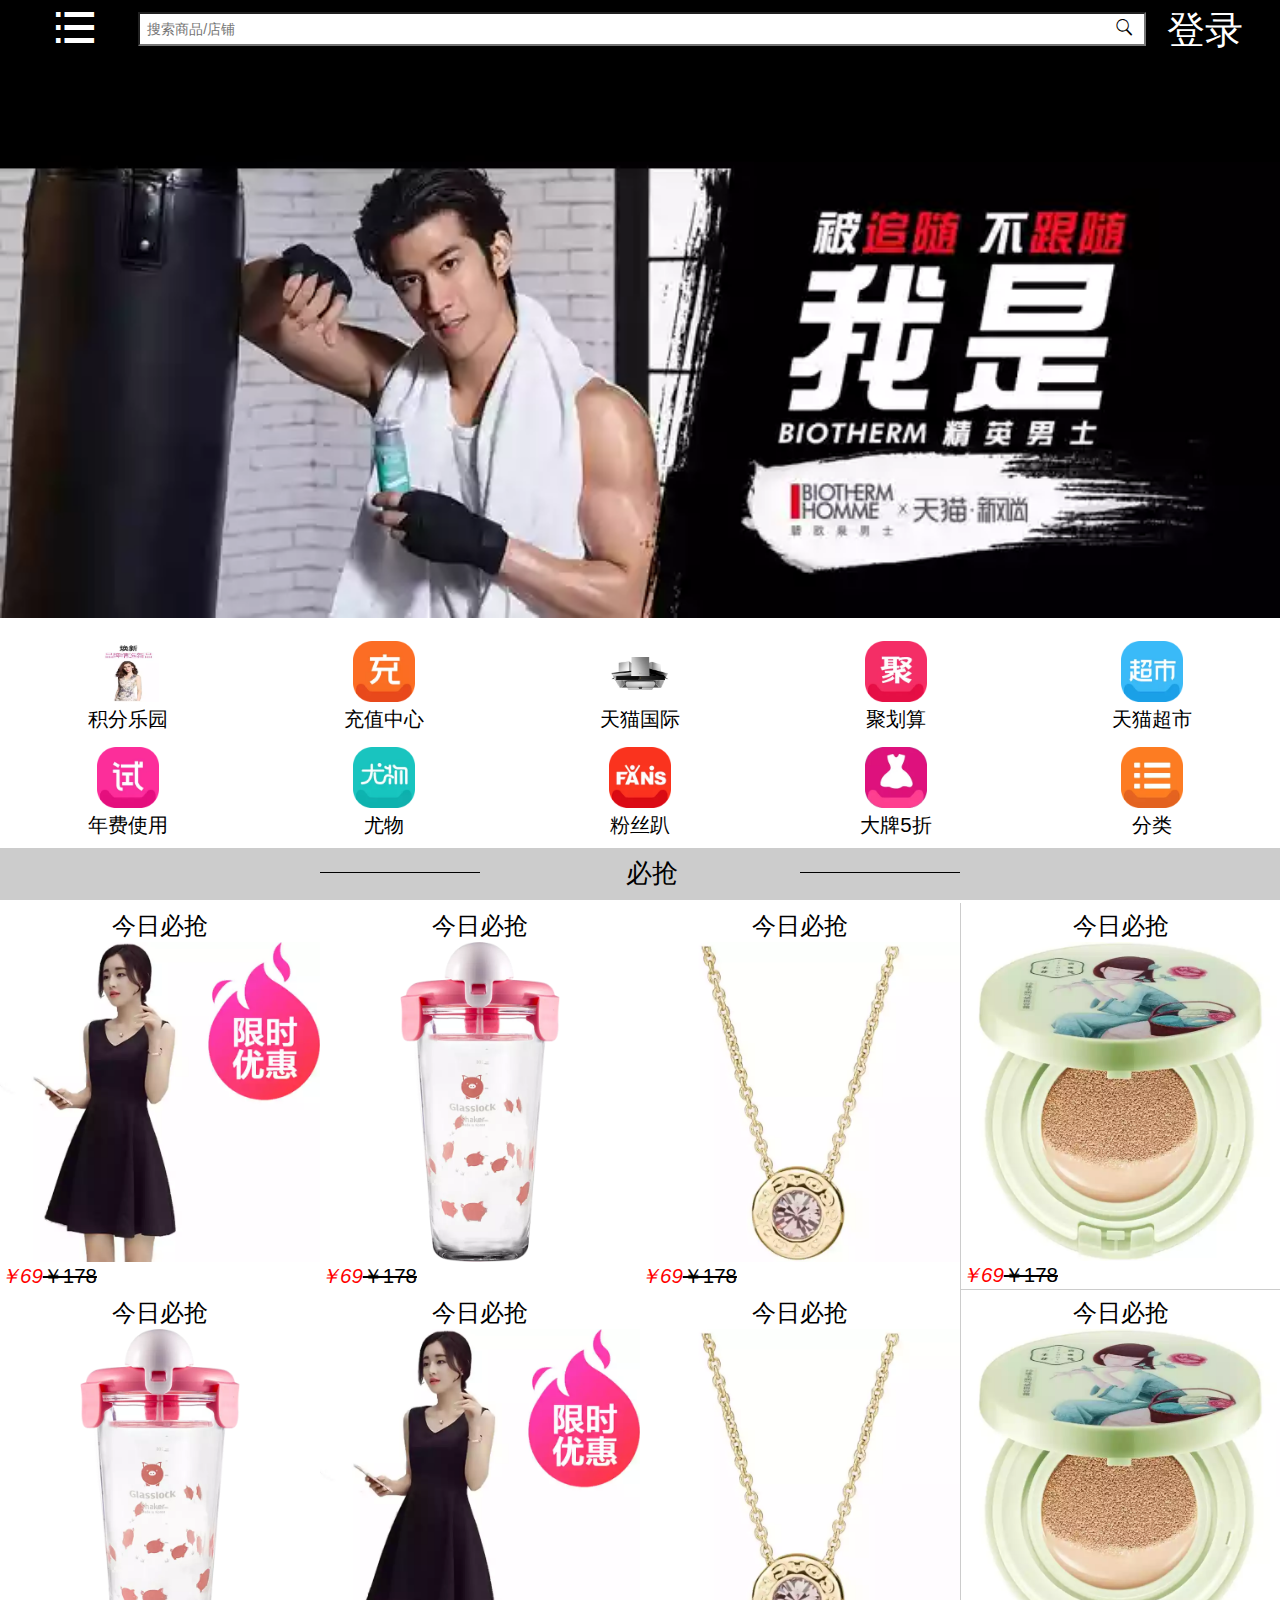
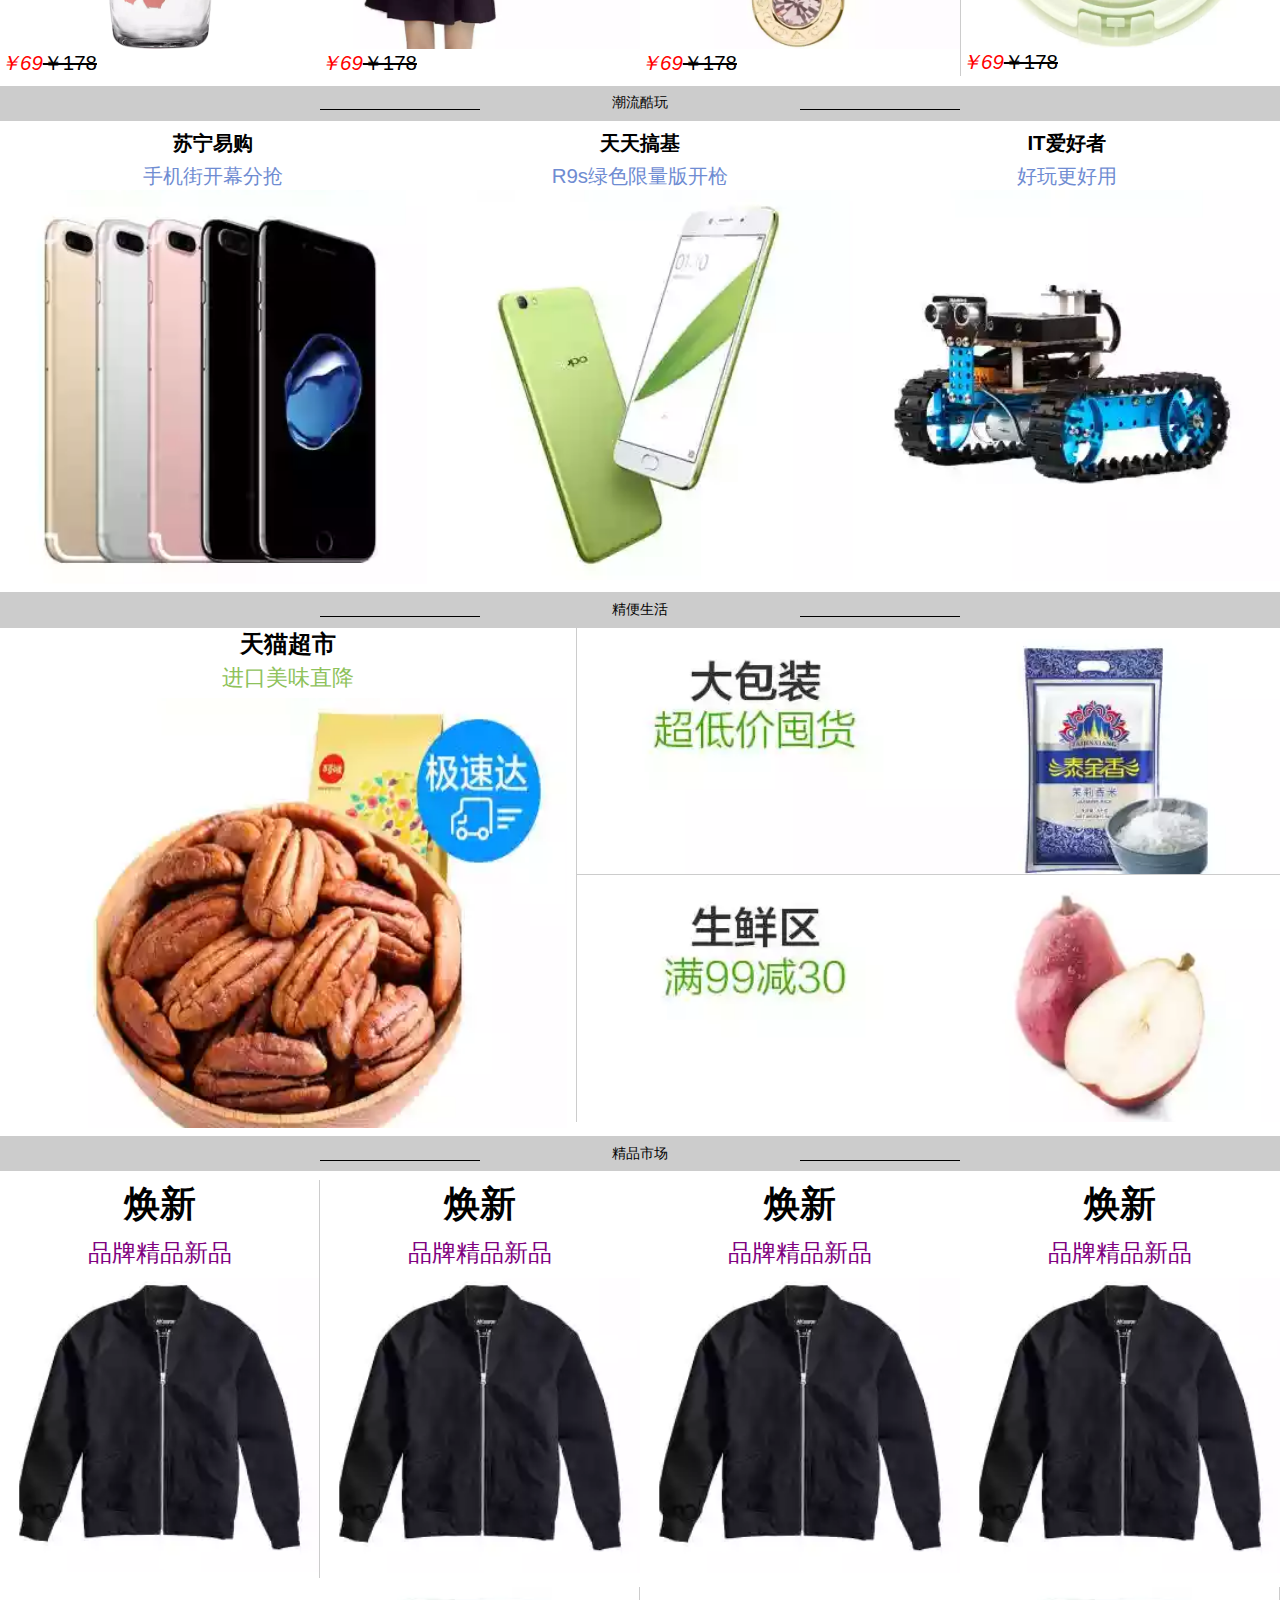
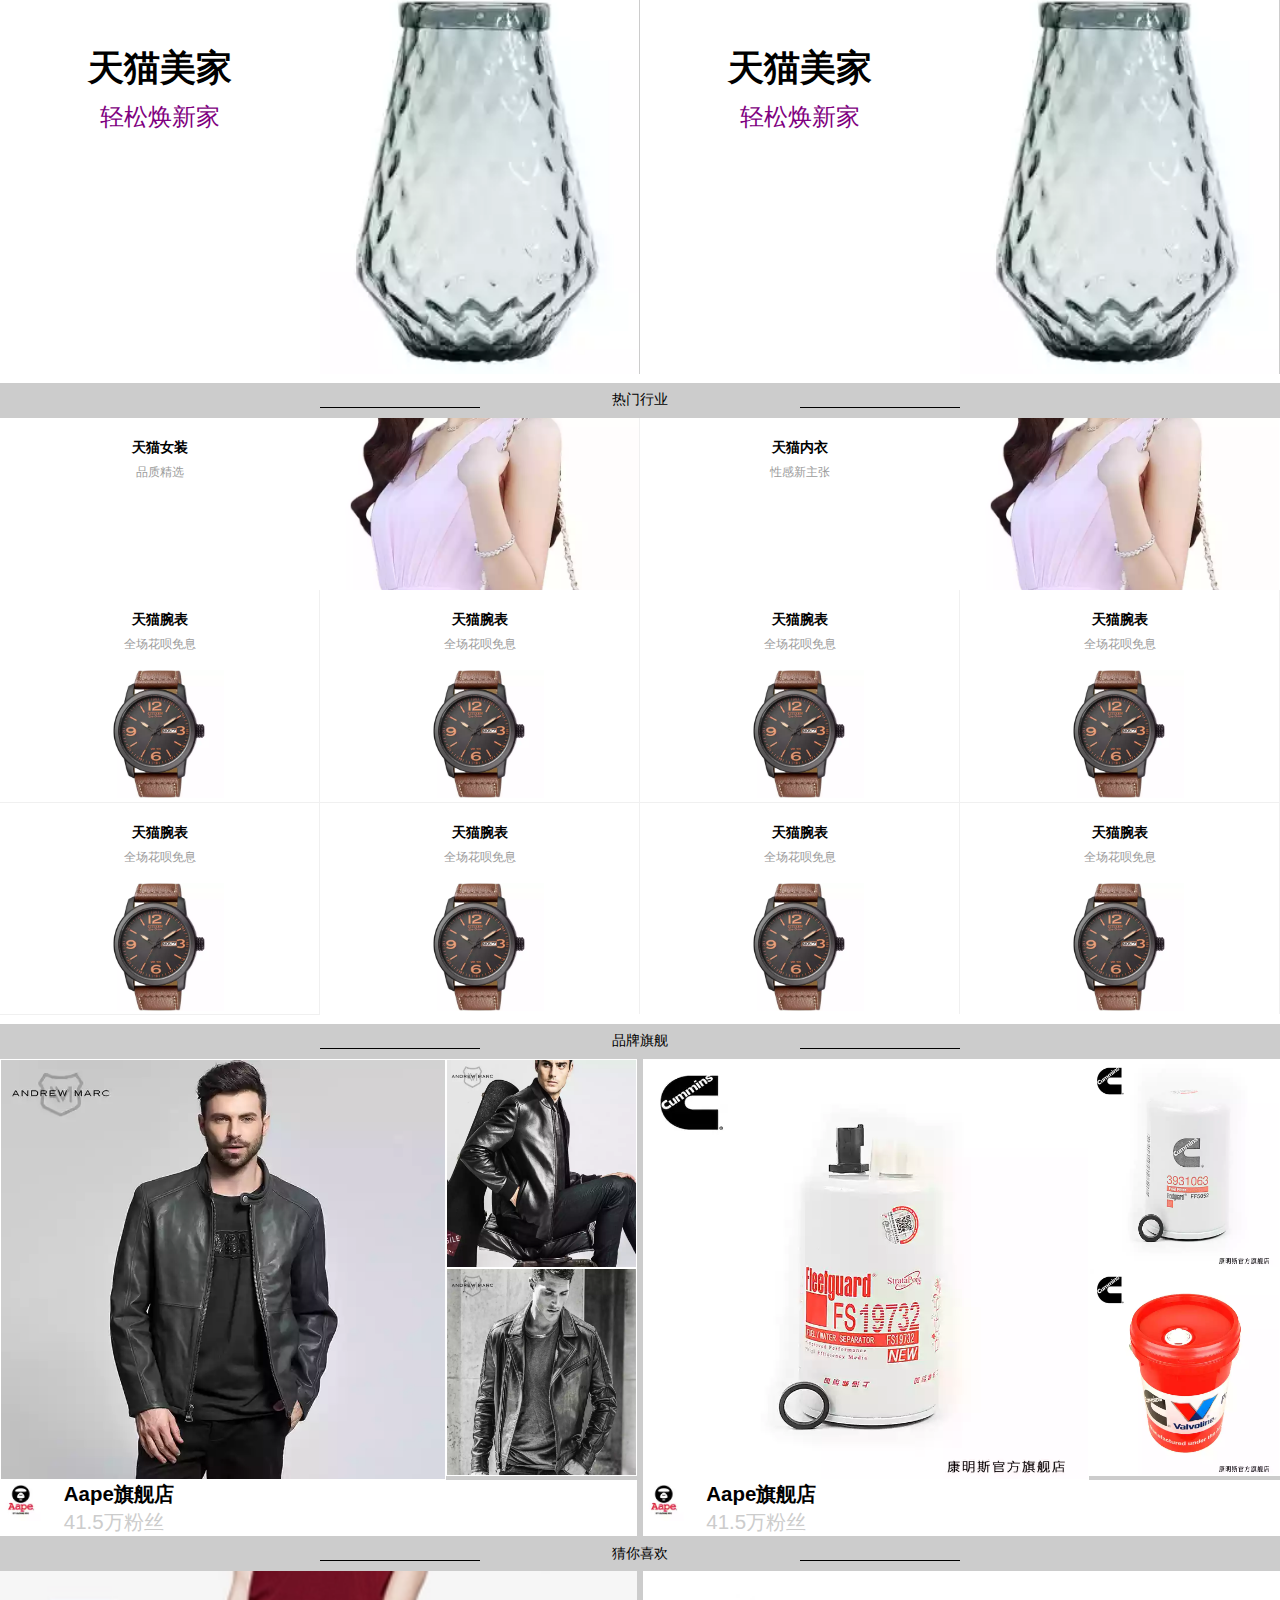
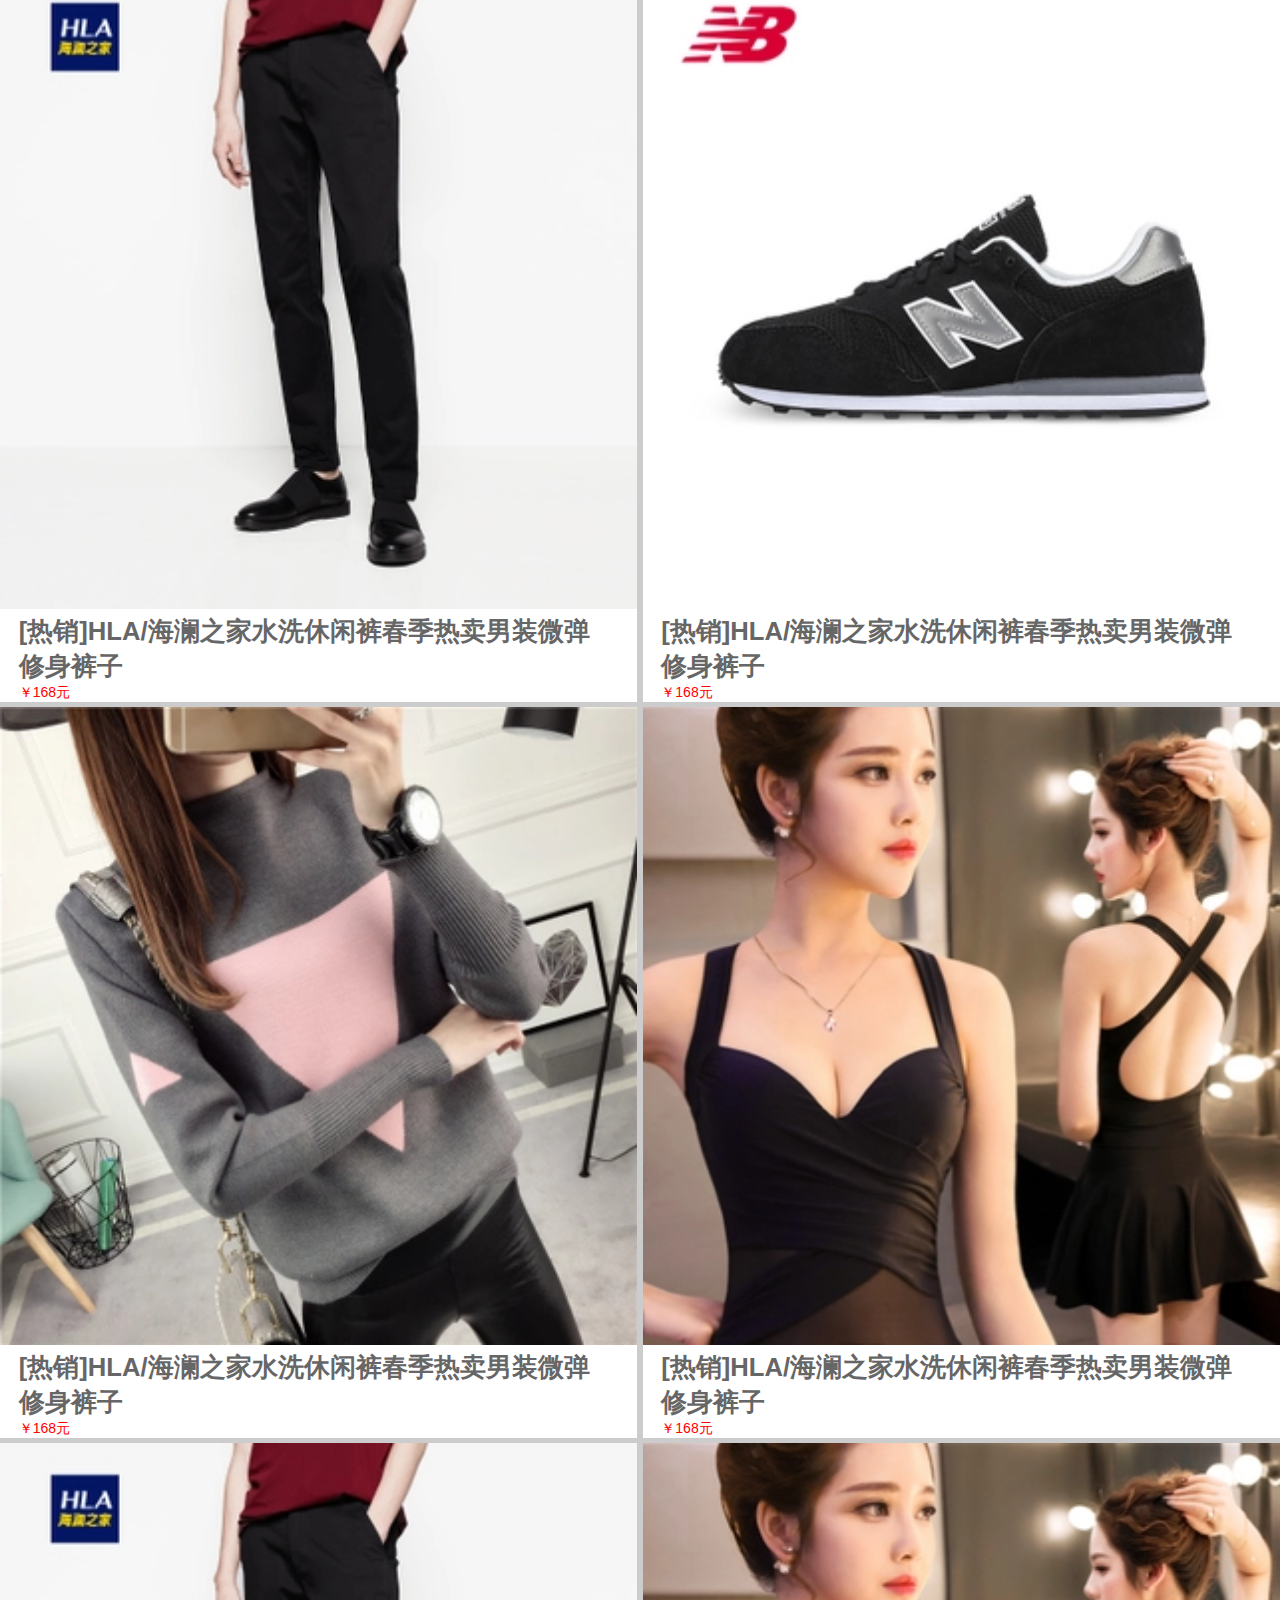
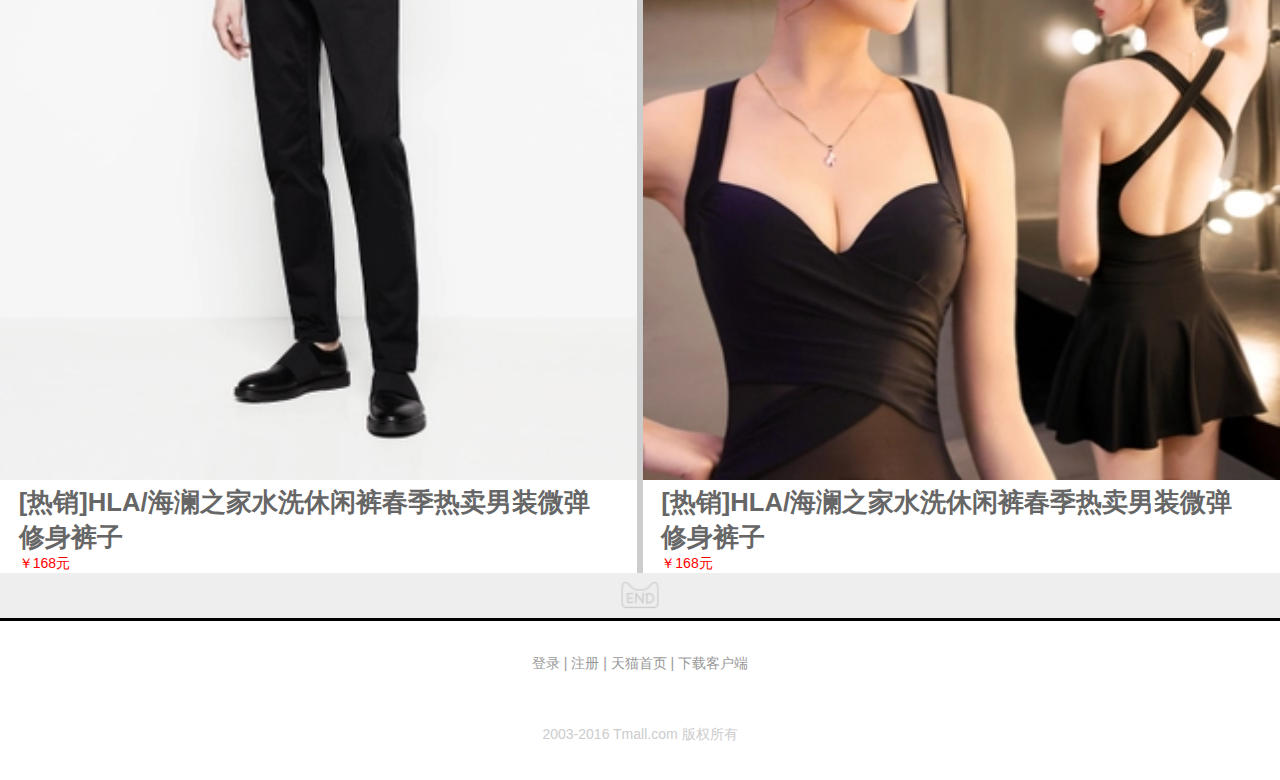
<file: index.html>
<!DOCTYPE html>
<html lang="en">
    <head>
        <meta charset="utf-8">
        <link rel="stylesheet" href="css/yidoongbuju.css">
        <link rel="stylesheet" href="font_rcep6rmvffmndn29/iconfont.css" />
        <meta name="viewport" content="width=device-width,initial-scale=1,minimum-scale=1,maximum-scale=1,user-scalable=no" />
         <meta name="x5-orientation" content="portrait | landscape">
         <meta name="x5-orientation" content="portrait">
         <meta name="x5-fullscreen" content="ture" />
         <meta name="x5-fullscreen" content="yes" >
        <meta name="format-detection" content="telephone=no,email=no" />
        <link rel="stylesheet" href="css/comment.css">
         <script src="js/rem.js"></script>
    </head>
    <body>
    	<div class="bbox">
    	<div class="heater">
    					<i class="iconfont icon-caidan"></i>
    					<input type="name" placeholder="  搜索商品/店铺"/>
    					<i class="iconfont icon-sousuo_sousuo"></i>
    					<span>登录</span>
    					<div class="j"></div>
        </div>
    				
    	<div class="b-box">
    		<img src="img/3.webp" alt="" />
    		<ul>
    			<li><a href="#"></a></li>
    			<li><a href="#"></a></li>
    			<li><a href="#"></a></li>
    			<li><a href="#"></a></li>
    			<li><a href="#"></a></li>
    			<li><a href="#"></a></li>
    		</ul>
    	</div>

      <div class="category">
      	<ul>
      		<li><a href="#"><img src="img/huanxin.webp" alt="" /><span>积分乐园</span> </a></li>
      		<li><a href="#"><img src="img/chong.webp" alt="" /><span>充值中心</span> </a></li>
      		<li><a href="#"><img src="img/c4.jpg" alt="" /><span>天猫国际</span> </a></li>
      		<li><a href="#"><img src="img/ju.webp" alt="" /><span>聚划算</span> </a></li>
      		<li><a href="#"><img src="img/chaoshi.webp" alt="" /><span>天猫超市</span> </a></li>
       		<li><a href="#"><img src="img/shiyong.webp" alt="" /><span>年费使用</span> </a></li>
      		<li><a href="#"><img src="img/youwu.webp" alt="" /><span>尤物</span> </a></li>
      		<li><a href="#"><img src="img/fensipa.webp" alt="" /><span>粉丝趴</span> </a></li>
      		<li><a href="#"><img src="img/dapaiwuzhe.webp" alt="" /><span>大牌5折</span> </a></li>
      		<li><a href="#"><img src="img/fenlei.webp" alt="" /><span>分类</span> </a></li>
      		
      	</ul>
      </div>
              <!--biqiang-->
              <div class="youbox">
              	<ul>
              		<li></li>
              		<li>
              			<i class="confont icon-huo"></i>
              			<span>必抢</span>
              		</li>
              		<li></li>
              	</ul>
              	<ol>
              		<li>
              			<span>今日必抢</span>
              			<img src="img/4.webp" alt="" />
              			<em>￥69</em><p><del>￥178</del></p>
              		</li>
              			<li>
              			<span>今日必抢</span>
              			<img src="img/5.webp" alt="" />
              			<em>￥69</em><p><del>￥178</del></p>
              		</li>
              			<li>
              			<span>今日必抢</span>
              			<img src="img/6.webp" alt="" />
              			<em>￥69</em><p><del>￥178</del></p>
              		</li>
              			<li>
              			<span>今日必抢</span>
              			<img src="img/7.webp" alt="" />
              			<em>￥69</em><p><del>￥178</del></p>
              		</li>
              			<li>
              			<span>今日必抢</span>
              			<img src="img/5.webp" alt="" />
              			<em>￥69</em><p><del>￥178</del></p>
              		</li>
              			<li>
              			<span>今日必抢</span>
              			<img src="img/4.webp" alt="" />
              			<em>￥69</em><p><del>￥178</del></p>
              		</li>
              			<li>
              			<span>今日必抢</span>
              			<img src="img/6.webp" alt="" />
              			<em>￥69</em><p><del>￥178</del></p>
              		</li>
              			<li>
              			<span>今日必抢</span>
              			<img src="img/7.webp" alt="" />
              			<em>￥69</em><p><del>￥178</del></p>
              		</li>
              	</ol>
            	
              </div>
      
      <!--chaoliukuwan-->
      <div class="fen">
      	 	<ul>
              		<li></li>
              		<li>
              			<i class="confont icon-icon-shouji"></i>
              			<span>潮流酷玩</span>
              		</li>
              		<li></li>
              	</ul>
              	<ol>
              		<li>
              			<h2>苏宁易购</h2>
              			<span>手机街开幕分抢</span>
              			<img src="img/9.png" alt="" />
              		</li>
              		<li>
              			<h2>天天搞基</h2>
              			<span>R9s绿色限量版开枪</span>
              			<img src="img/10.png" alt="" />
              		</li>
              		<li>
              			<h2>IT爱好者</h2>
              			<span>好玩更好用</span>
              			<img src="img/11.png" alt="" />
              		</li>
              	</ol>
      </div>
      <!--便捷生活-->
           <div class="fen">
      <ul>
              		<li></li>
              		<li>
              			<i class="confont icon-icon-shouji"></i>
              			<span>精便生活</span>
              		</li>
              		<li></li>
              	</ul>
      </div>
            <div class="bianbox">
            	<ul><li>
            <h2>天猫超市</h2>
            			<span>进口美味直降</span>
            			<div class="imgt"><img src="img/13.png" alt="" /></div>
            			
            		</li>
            	</ul>
            	<ol>
            		<li>
            			<img src="img/14.webp" alt="" />
            		</li>
            		<li>
            			<img src="img/15.webp" alt="" />
            		</li>
            	</ol>
            </div>
      
      
      
      
      
      <div class="fen">
      <ul>
              		<li></li>
              		<li>
              			<i class="confont icon-icon-shouji"></i>
              			<span>精品市场</span>
              		</li>
              		<li></li>
              	</ul>
      </div>
        <div class="bigbox">
        	<ul>
        		<li>
        			<a href="#">
        				<h2>焕新</h2>
        				<span>品牌精品新品</span>
        				<img src="img/1.png" alt="" />
        			</a>
        		</li>
        				<li>
        			<a href="#">
        				<h2>焕新</h2>
        				<span>品牌精品新品</span>
        				<img src="img/1.png" alt="" />
        			</a>
        		</li>
        				<li>
        			<a href="#">
        				<h2>焕新</h2>
        				<span>品牌精品新品</span>
        				<img src="img/1.png" alt="" />
        			</a>
        		</li>
        				<li>
        			<a href="#">
        				<h2>焕新</h2>
        				<span>品牌精品新品</span>
        				<img src="img/1.png" alt="" />
        			</a>
        		</li>
        	</ul>
        	<ol>
        		<li>
        			<a href="#">
        				<h2>天猫美家</h2>
        				<span>轻松焕新家</span>
        				
        			</a>
        			
        			<img src="img/2.png" alt="" />
        		</li>
        		<li>
        			<a href="#">
        				<h2>天猫美家</h2>
        				<span>轻松焕新家</span>
        				
        			</a>
        			
        			<img src="img/2.png" alt="" />
        		</li>
        	</ol>
        </div> 
      
       <div class="fen">
      <ul>
              		<li></li>
              		<li>
              			<i class="confont icon-icon-shouji"></i>
              			<span>热门行业</span>
              		</li>
              		<li></li>
              	</ul>
      </div>
              <div class="bs">
              	<div class="bsleft">
              		<a href="#">
              			<stront>天猫女装</stront>
              			<span>品质精选</span>
              		</a>
              		<div class="le">
              			<img src="img/16.webp" alt="" />
              		</div>
              		
              		
              		
              		
              		
              	</div>
              	<div class="bsright">
              			<a href="#">
              			<strong>天猫内衣</strong>
              			<span>性感新主张</span>
              		</a>
              		<div class="le">
              			<img src="img/16.webp" alt="" />
              		</div>
              		
              		
              	</div>
              </div>
        	 <div class="tianbox">
        	 	<ul>
        	 		<li><a href="#">
        	 				<strong>天猫腕表</strong>
        	 				<span>全场花呗免息</span>
        	 				
        	 			</a>
        	 		<div class="itemim"><img src="img/17.webp" alt="" /></div>
        	 		</li>
        	 		<li><a href="#">
        	 				<strong>天猫腕表</strong>
        	 				<span>全场花呗免息</span>
        	 		
        	 			</a>
        	 		<div class="itemim"><img src="img/17.webp" alt="" /></div></li>
        	 		<li><a href="#">
        	 				<strong>天猫腕表</strong>
        	 				<span>全场花呗免息</span>
        	 			
        	 			</a>
        	 		<div class="itemim"><img src="img/17.webp" alt="" /></div></li>
        	 		<li><a href="#">
        	 				<strong>天猫腕表</strong>
        	 				<span>全场花呗免息</span>
        	 			
        	 			</a>
        	 		<div class="itemim"><img src="img/17.webp" alt="" /></div></li>
        	 		<li><a href="#">
        	 				<strong>天猫腕表</strong>
        	 				<span>全场花呗免息</span>
        	 			
        	 			</a>
        	 		<div class="itemim"><img src="img/17.webp" alt="" /></div></li>
        	 		<li><a href="#">
        	 				<strong>天猫腕表</strong>
        	 				<span>全场花呗免息</span>
        	 			
        	 			</a>
        	 		<div class="itemim"><img src="img/17.webp" alt="" /></div></li>
        	 		<li><a href="#">
        	 				<strong>天猫腕表</strong>
        	 				<span>全场花呗免息</span>
        	 			
        	 			</a>
        	 		<div class="itemim"><img src="img/17.webp" alt="" /></div></li>
        	 		<li><a href="#">
        	 				<strong>天猫腕表</strong>
        	 				<span>全场花呗免息</span>
        	 			
        	 			</a>
        	 		<div class="itemim"><img src="img/17.webp" alt="" /></div></li>
        	 	</ul>
        	 </div>
              
                    <div class="fen">
      <ul>
              		<li></li>
              		<li>
              			<i class="confont icon-icon-shouji"></i>
              			<span>品牌旗舰</span>
              		</li>
              		<li></li>
              	</ul>
      </div>		
              <div class="inner-con">
              	<div class="inner-left">
              		<div class="leftimg"><img src="img/18.webp" alt="" /></div>
              		<div class="rightimg">
              			<img src="img/19.webp" alt="" />
              			<img src="img/20.webp" alt="" />
              			</div>
              <div class="meifu">
              	<div class="imeifu"><img src="img/24.webp" alt="" /></div>
              	<p>
              		<strong>Aape旗舰店</strong><br />
              		<span>41.5万粉丝</span>
              	</p>
              </div>
              	
              		
              	</div>
                <div class="inner-right">
                	<div class="leftimg"><img src="img/21.webp" alt="" /></div>
              		<div class="rightimg">
              			<img src="img/22.webp" alt="" />
              			<img src="img/23.webp" alt="" />
                </div>
              	 <div class="meifu">
              	<div class="imeifu"><img src="img/24.webp" alt="" /></div>
              	<p>
              		<strong>Aape旗舰店</strong><br />
              		<span>41.5万粉丝</span>
              	</p>
              </div>
              	
              	
              	
              </div>		
              		
                              <div class="fen">
      <ul>
              		<li></li>
              		<li>
              			<i class="confont icon-icon-shouji"></i>
              			<span>猜你喜欢</span>
              		</li>
              		<li></li>
              	</ul>
      </div>		
             <div class="itbox">
             	<ul>
             		<li>
             			<img src="img/25.webp" alt="" />
             			<p>
             				<strong>[热销]HLA/海澜之家水洗休闲裤春季热卖男装微弹修身裤子</strong>
             				<br /><span>￥168元</span>
             			</p>
             		</li>
             		<li>
             			<img src="img/26.webp" alt="" />
             			<p>
             				<strong>[热销]HLA/海澜之家水洗休闲裤春季热卖男装微弹修身裤子</strong>
             				<br /><span>￥168元</span>
             			</p>
             		</li>
             
             		<li>
             			<img src="img/27.webp" alt="" />
             			<p>
             				<strong>[热销]HLA/海澜之家水洗休闲裤春季热卖男装微弹修身裤子</strong>
             				<br /><span>￥168元</span>
             			</p>
             		</li>
             		<li>
             			<img src="img/28.webp" alt="" />
             			<p>
             				<strong>[热销]HLA/海澜之家水洗休闲裤春季热卖男装微弹修身裤子</strong>
             				<br /><span>￥168元</span>
             			</p>
             		</li>
                         		<li>
             			<img src="img/25.webp" alt="" />
             			<p>
             				<strong>[热销]HLA/海澜之家水洗休闲裤春季热卖男装微弹修身裤子</strong>
             				<br /><span>￥168元</span>
             			</p>
             		</li>
             		<li>
             			<img src="img/28.webp" alt="" />
             			<p>
             				<strong>[热销]HLA/海澜之家水洗休闲裤春季热卖男装微弹修身裤子</strong>
             				<br /><span>￥168元</span>
             			</p>
             		</li>
             	</ul>
             </div>
               <div class="end">
               	<img src="img/30.png"/>
               </div>
           <footer>
           	<div class="fott">
           		<p> <span>登录   |  注册  |  天猫首页   |  下载客户端 </span> </p>
           		
           	</div>
           	   <div class="zui">
           	   	<p>2003-2016 Tmall.com 版权所有</p>
           	   </div>
           </footer>
      
      
      
      </div>
    </body>
</html>
</file>
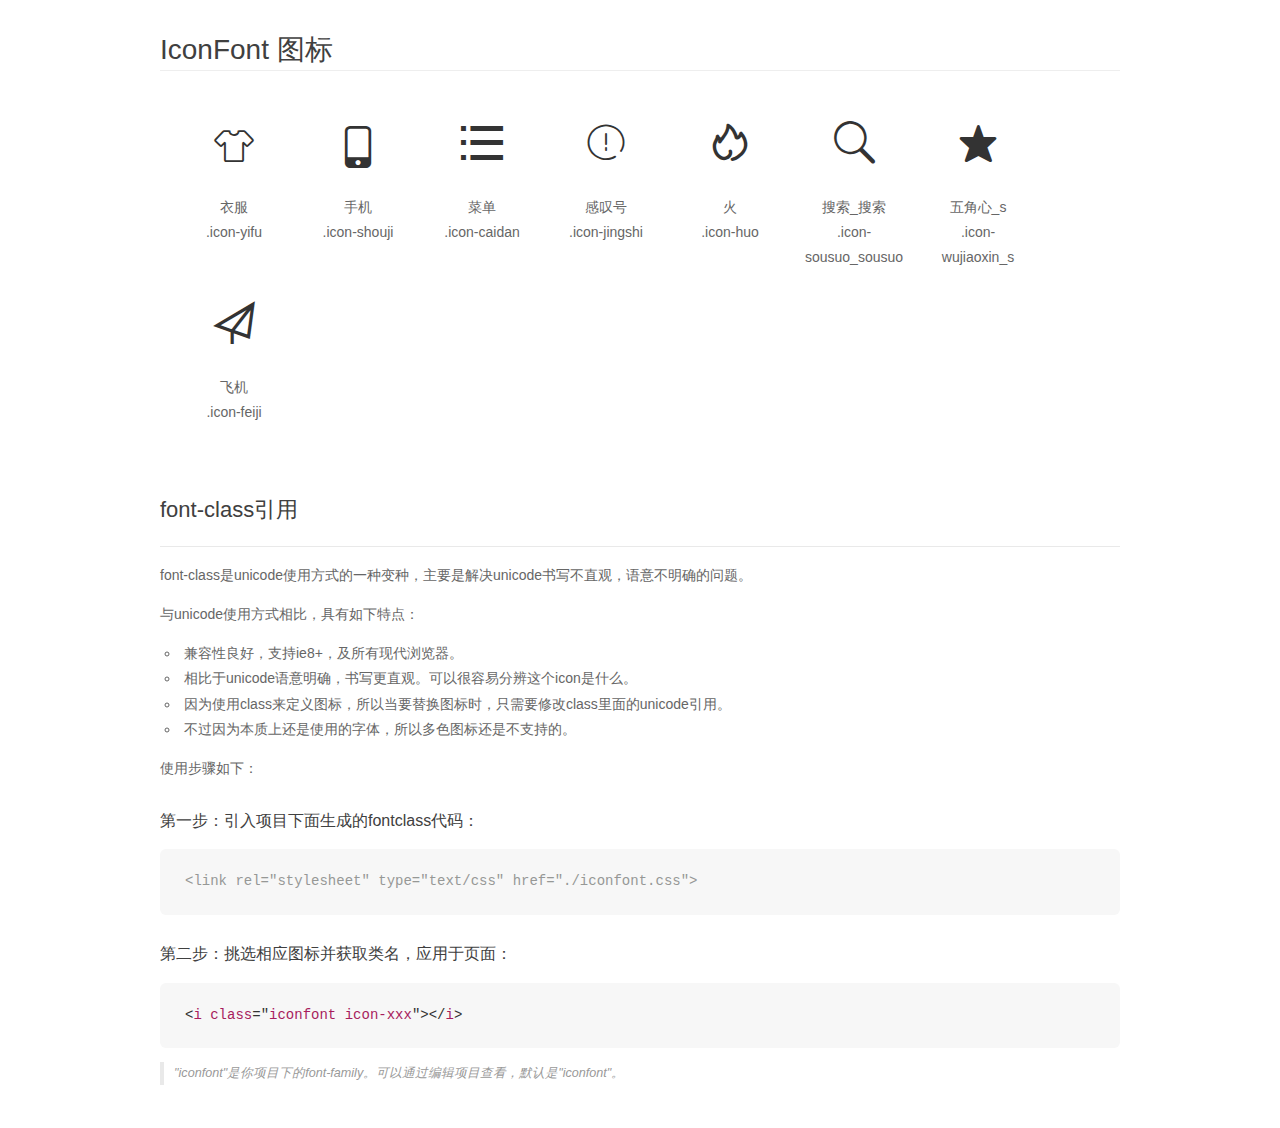
<file: font_rcep6rmvffmndn29/demo_fontclass.html>
<!DOCTYPE html>
<html>
<head>
    <meta charset="utf-8"/>
    <title>IconFont</title>
    <link rel="stylesheet" href="demo.css">
    <link rel="stylesheet" href="iconfont.css">
</head>
<body>
    <div class="main markdown">
        <h1>IconFont 图标</h1>
        <ul class="icon_lists clear">
            
                <li>
                <i class="icon iconfont icon-yifu"></i>
                    <div class="name">衣服</div>
                    <div class="fontclass">.icon-yifu</div>
                </li>
            
                <li>
                <i class="icon iconfont icon-shouji"></i>
                    <div class="name">手机</div>
                    <div class="fontclass">.icon-shouji</div>
                </li>
            
                <li>
                <i class="icon iconfont icon-caidan"></i>
                    <div class="name">菜单</div>
                    <div class="fontclass">.icon-caidan</div>
                </li>
            
                <li>
                <i class="icon iconfont icon-jingshi"></i>
                    <div class="name">感叹号</div>
                    <div class="fontclass">.icon-jingshi</div>
                </li>
            
                <li>
                <i class="icon iconfont icon-huo"></i>
                    <div class="name">火</div>
                    <div class="fontclass">.icon-huo</div>
                </li>
            
                <li>
                <i class="icon iconfont icon-sousuo_sousuo"></i>
                    <div class="name">搜索_搜索</div>
                    <div class="fontclass">.icon-sousuo_sousuo</div>
                </li>
            
                <li>
                <i class="icon iconfont icon-wujiaoxin_s"></i>
                    <div class="name">五角心_s</div>
                    <div class="fontclass">.icon-wujiaoxin_s</div>
                </li>
            
                <li>
                <i class="icon iconfont icon-feiji"></i>
                    <div class="name">飞机</div>
                    <div class="fontclass">.icon-feiji</div>
                </li>
            
        </ul>

        <h2 id="font-class-">font-class引用</h2>
        <hr>

        <p>font-class是unicode使用方式的一种变种，主要是解决unicode书写不直观，语意不明确的问题。</p>
        <p>与unicode使用方式相比，具有如下特点：</p>
        <ul>
        <li>兼容性良好，支持ie8+，及所有现代浏览器。</li>
        <li>相比于unicode语意明确，书写更直观。可以很容易分辨这个icon是什么。</li>
        <li>因为使用class来定义图标，所以当要替换图标时，只需要修改class里面的unicode引用。</li>
        <li>不过因为本质上还是使用的字体，所以多色图标还是不支持的。</li>
        </ul>
        <p>使用步骤如下：</p>
        <h3 id="-fontclass-">第一步：引入项目下面生成的fontclass代码：</h3>


        <pre><code class="lang-js hljs javascript"><span class="hljs-comment">&lt;link rel="stylesheet" type="text/css" href="./iconfont.css"&gt;</span></code></pre>
        <h3 id="-">第二步：挑选相应图标并获取类名，应用于页面：</h3>
        <pre><code class="lang-css hljs">&lt;<span class="hljs-selector-tag">i</span> <span class="hljs-selector-tag">class</span>="<span class="hljs-selector-tag">iconfont</span> <span class="hljs-selector-tag">icon-xxx</span>"&gt;&lt;/<span class="hljs-selector-tag">i</span>&gt;</code></pre>
        <blockquote>
        <p>"iconfont"是你项目下的font-family。可以通过编辑项目查看，默认是"iconfont"。</p>
        </blockquote>
    </div>
</body>
</html>
</file>
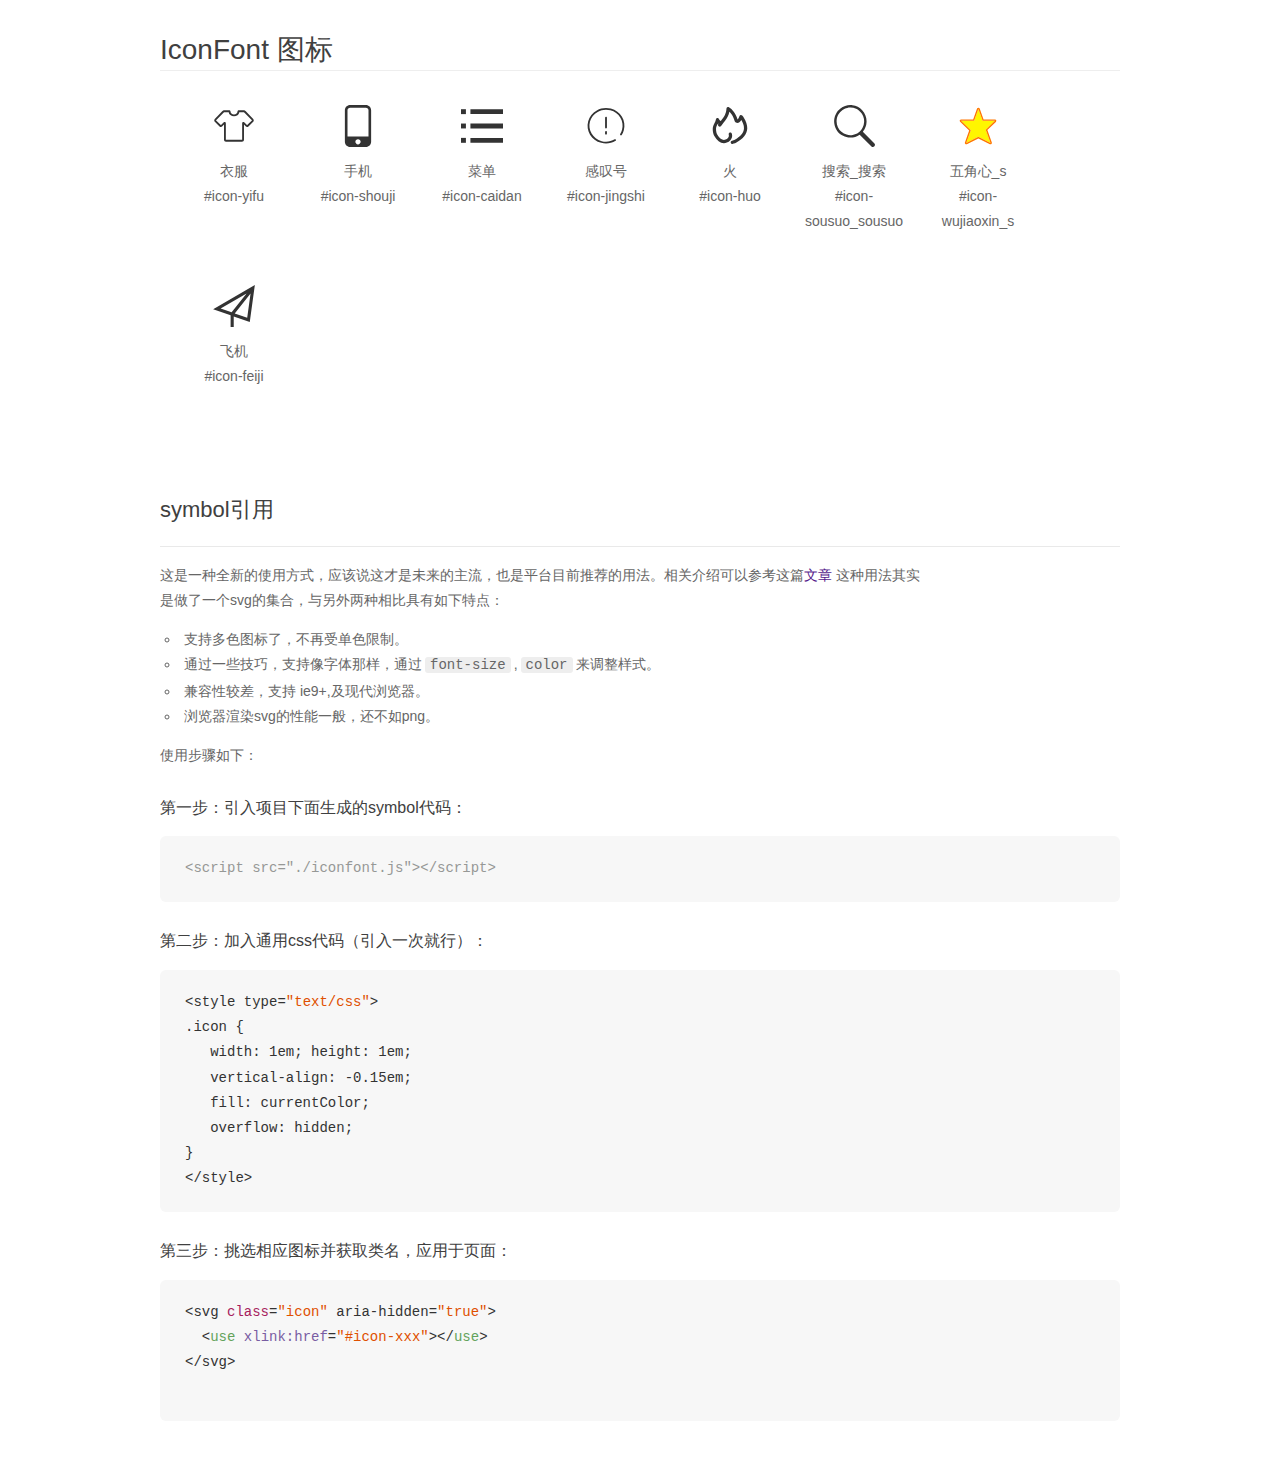
<file: font_rcep6rmvffmndn29/demo_symbol.html>
<!DOCTYPE html>
<html>
<head>
    <meta charset="utf-8"/>
    <title>IconFont</title>
    <link rel="stylesheet" href="demo.css">
    <script src="iconfont.js"></script>

    <style type="text/css">
        .icon {
          /* 通过设置 font-size 来改变图标大小 */
          width: 1em; height: 1em;
          /* 图标和文字相邻时，垂直对齐 */
          vertical-align: -0.15em;
          /* 通过设置 color 来改变 SVG 的颜色/fill */
          fill: currentColor;
          /* path 和 stroke 溢出 viewBox 部分在 IE 下会显示
             normalize.css 中也包含这行 */
          overflow: hidden;
        }

    </style>
</head>
<body>
    <div class="main markdown">
        <h1>IconFont 图标</h1>
        <ul class="icon_lists clear">
            
                <li>
                    <svg class="icon" aria-hidden="true">
                        <use xlink:href="#icon-yifu"></use>
                    </svg>
                    <div class="name">衣服</div>
                    <div class="fontclass">#icon-yifu</div>
                </li>
            
                <li>
                    <svg class="icon" aria-hidden="true">
                        <use xlink:href="#icon-shouji"></use>
                    </svg>
                    <div class="name">手机</div>
                    <div class="fontclass">#icon-shouji</div>
                </li>
            
                <li>
                    <svg class="icon" aria-hidden="true">
                        <use xlink:href="#icon-caidan"></use>
                    </svg>
                    <div class="name">菜单</div>
                    <div class="fontclass">#icon-caidan</div>
                </li>
            
                <li>
                    <svg class="icon" aria-hidden="true">
                        <use xlink:href="#icon-jingshi"></use>
                    </svg>
                    <div class="name">感叹号</div>
                    <div class="fontclass">#icon-jingshi</div>
                </li>
            
                <li>
                    <svg class="icon" aria-hidden="true">
                        <use xlink:href="#icon-huo"></use>
                    </svg>
                    <div class="name">火</div>
                    <div class="fontclass">#icon-huo</div>
                </li>
            
                <li>
                    <svg class="icon" aria-hidden="true">
                        <use xlink:href="#icon-sousuo_sousuo"></use>
                    </svg>
                    <div class="name">搜索_搜索</div>
                    <div class="fontclass">#icon-sousuo_sousuo</div>
                </li>
            
                <li>
                    <svg class="icon" aria-hidden="true">
                        <use xlink:href="#icon-wujiaoxin_s"></use>
                    </svg>
                    <div class="name">五角心_s</div>
                    <div class="fontclass">#icon-wujiaoxin_s</div>
                </li>
            
                <li>
                    <svg class="icon" aria-hidden="true">
                        <use xlink:href="#icon-feiji"></use>
                    </svg>
                    <div class="name">飞机</div>
                    <div class="fontclass">#icon-feiji</div>
                </li>
            
        </ul>


        <h2 id="symbol-">symbol引用</h2>
        <hr>

        <p>这是一种全新的使用方式，应该说这才是未来的主流，也是平台目前推荐的用法。相关介绍可以参考这篇<a href="">文章</a>
        这种用法其实是做了一个svg的集合，与另外两种相比具有如下特点：</p>
        <ul>
          <li>支持多色图标了，不再受单色限制。</li>
          <li>通过一些技巧，支持像字体那样，通过<code>font-size</code>,<code>color</code>来调整样式。</li>
          <li>兼容性较差，支持 ie9+,及现代浏览器。</li>
          <li>浏览器渲染svg的性能一般，还不如png。</li>
        </ul>
        <p>使用步骤如下：</p>
        <h3 id="-symbol-">第一步：引入项目下面生成的symbol代码：</h3>
        <pre><code class="lang-js hljs javascript"><span class="hljs-comment">&lt;script src="./iconfont.js"&gt;&lt;/script&gt;</span></code></pre>
        <h3 id="-css-">第二步：加入通用css代码（引入一次就行）：</h3>
        <pre><code class="lang-js hljs javascript">&lt;style type=<span class="hljs-string">"text/css"</span>&gt;
.icon {
   width: <span class="hljs-number">1</span>em; height: <span class="hljs-number">1</span>em;
   vertical-align: <span class="hljs-number">-0.15</span>em;
   fill: currentColor;
   overflow: hidden;
}
&lt;<span class="hljs-regexp">/style&gt;</span></code></pre>
        <h3 id="-">第三步：挑选相应图标并获取类名，应用于页面：</h3>
        <pre><code class="lang-js hljs javascript">&lt;svg <span class="hljs-class"><span class="hljs-keyword">class</span></span>=<span class="hljs-string">"icon"</span> aria-hidden=<span class="hljs-string">"true"</span>&gt;<span class="xml"><span class="hljs-tag">
  &lt;<span class="hljs-name">use</span> <span class="hljs-attr">xlink:href</span>=<span class="hljs-string">"#icon-xxx"</span>&gt;</span><span class="hljs-tag">&lt;/<span class="hljs-name">use</span>&gt;</span>
</span>&lt;<span class="hljs-regexp">/svg&gt;
        </span></code></pre>
    </div>
</body>
</html>
</file>
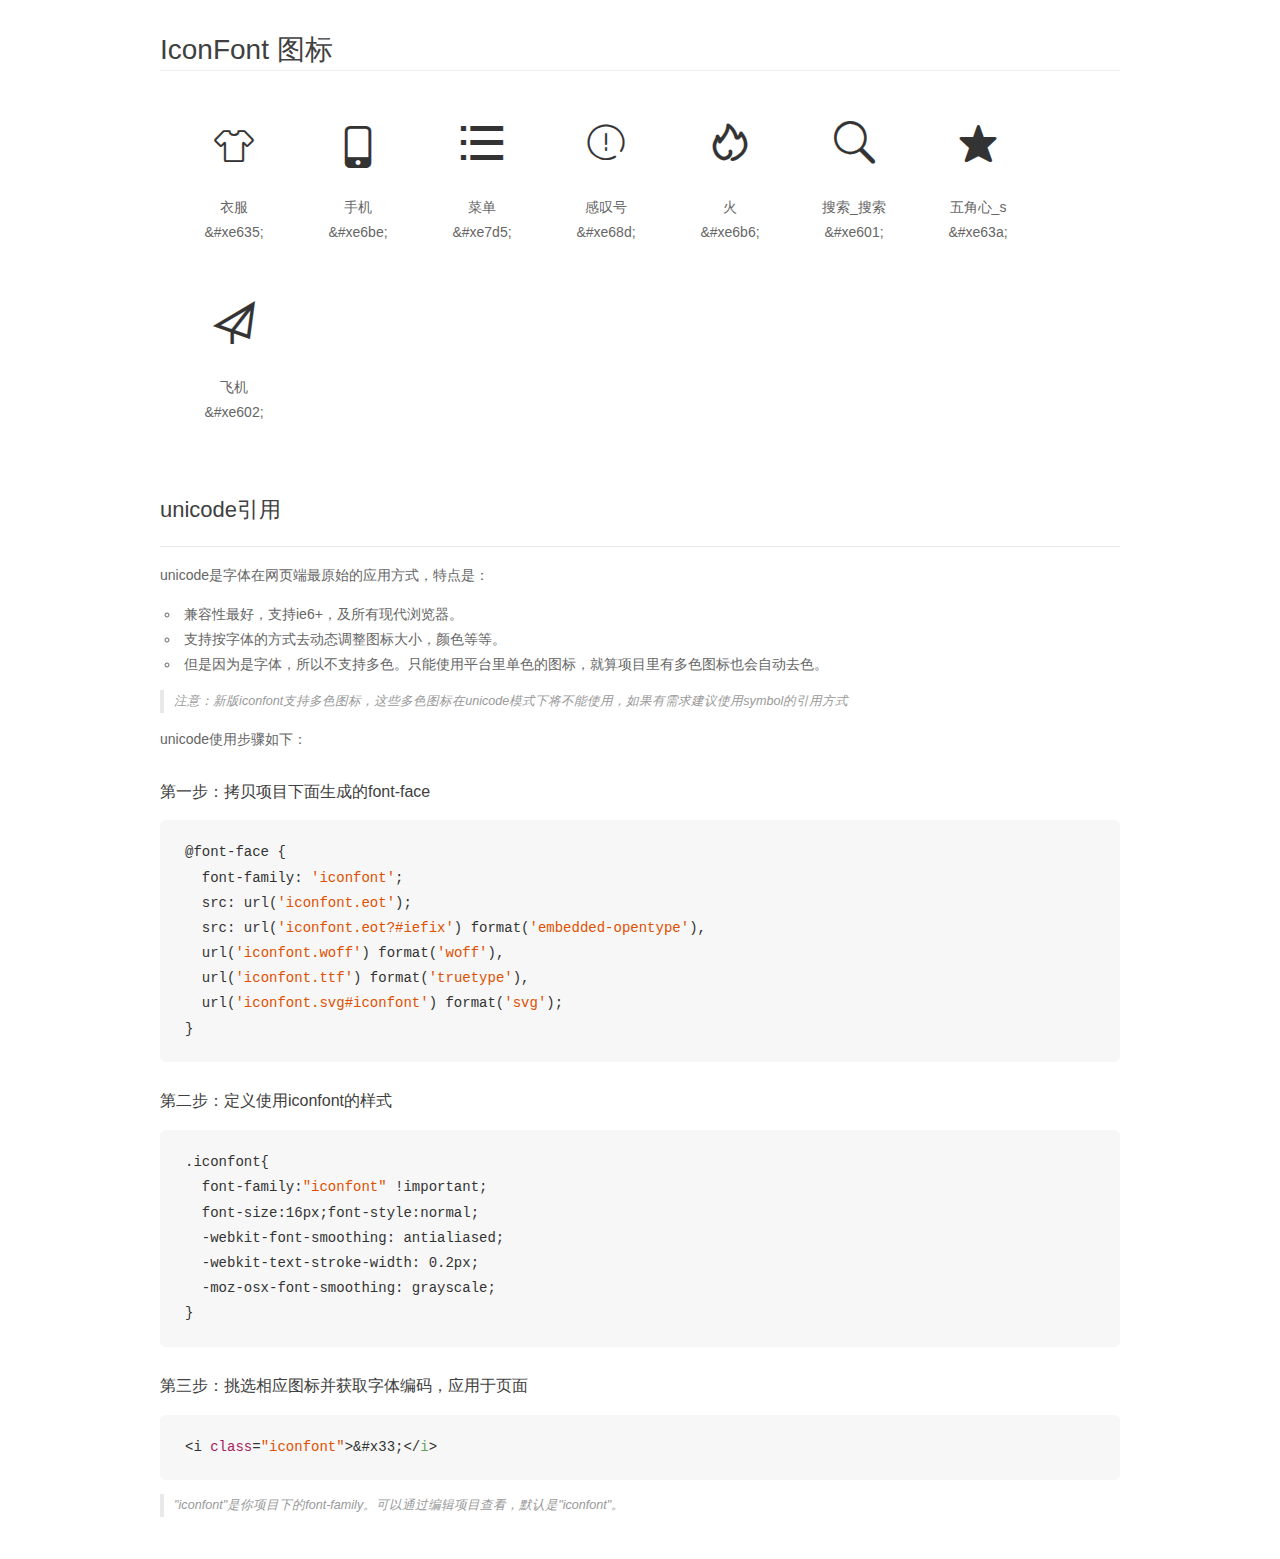
<file: font_rcep6rmvffmndn29/demo_unicode.html>
<!DOCTYPE html>
<html>
<head>
    <meta charset="utf-8"/>
    <title>IconFont</title>
    <link rel="stylesheet" href="demo.css">

    <style type="text/css">

        @font-face {font-family: "iconfont";
          src: url('iconfont.eot'); /* IE9*/
          src: url('iconfont.eot#iefix') format('embedded-opentype'), /* IE6-IE8 */
          url('iconfont.woff') format('woff'), /* chrome, firefox */
          url('iconfont.ttf') format('truetype'), /* chrome, firefox, opera, Safari, Android, iOS 4.2+*/
          url('iconfont.svg#iconfont') format('svg'); /* iOS 4.1- */
        }

        .iconfont {
          font-family:"iconfont" !important;
          font-size:16px;
          font-style:normal;
          -webkit-font-smoothing: antialiased;
          -webkit-text-stroke-width: 0.2px;
          -moz-osx-font-smoothing: grayscale;
        }

    </style>
</head>
<body>
    <div class="main markdown">
        <h1>IconFont 图标</h1>
        <ul class="icon_lists clear">
            
                <li>
                <i class="icon iconfont">&#xe635;</i>
                    <div class="name">衣服</div>
                    <div class="code">&amp;#xe635;</div>
                </li>
            
                <li>
                <i class="icon iconfont">&#xe6be;</i>
                    <div class="name">手机</div>
                    <div class="code">&amp;#xe6be;</div>
                </li>
            
                <li>
                <i class="icon iconfont">&#xe7d5;</i>
                    <div class="name">菜单</div>
                    <div class="code">&amp;#xe7d5;</div>
                </li>
            
                <li>
                <i class="icon iconfont">&#xe68d;</i>
                    <div class="name">感叹号</div>
                    <div class="code">&amp;#xe68d;</div>
                </li>
            
                <li>
                <i class="icon iconfont">&#xe6b6;</i>
                    <div class="name">火</div>
                    <div class="code">&amp;#xe6b6;</div>
                </li>
            
                <li>
                <i class="icon iconfont">&#xe601;</i>
                    <div class="name">搜索_搜索</div>
                    <div class="code">&amp;#xe601;</div>
                </li>
            
                <li>
                <i class="icon iconfont">&#xe63a;</i>
                    <div class="name">五角心_s</div>
                    <div class="code">&amp;#xe63a;</div>
                </li>
            
                <li>
                <i class="icon iconfont">&#xe602;</i>
                    <div class="name">飞机</div>
                    <div class="code">&amp;#xe602;</div>
                </li>
            
        </ul>
        <h2 id="unicode-">unicode引用</h2>
        <hr>

        <p>unicode是字体在网页端最原始的应用方式，特点是：</p>
        <ul>
        <li>兼容性最好，支持ie6+，及所有现代浏览器。</li>
        <li>支持按字体的方式去动态调整图标大小，颜色等等。</li>
        <li>但是因为是字体，所以不支持多色。只能使用平台里单色的图标，就算项目里有多色图标也会自动去色。</li>
        </ul>
        <blockquote>
        <p>注意：新版iconfont支持多色图标，这些多色图标在unicode模式下将不能使用，如果有需求建议使用symbol的引用方式</p>
        </blockquote>
        <p>unicode使用步骤如下：</p>
        <h3 id="-font-face">第一步：拷贝项目下面生成的font-face</h3>
        <pre><code class="lang-js hljs javascript">@font-face {
  font-family: <span class="hljs-string">'iconfont'</span>;
  src: url(<span class="hljs-string">'iconfont.eot'</span>);
  src: url(<span class="hljs-string">'iconfont.eot?#iefix'</span>) format(<span class="hljs-string">'embedded-opentype'</span>),
  url(<span class="hljs-string">'iconfont.woff'</span>) format(<span class="hljs-string">'woff'</span>),
  url(<span class="hljs-string">'iconfont.ttf'</span>) format(<span class="hljs-string">'truetype'</span>),
  url(<span class="hljs-string">'iconfont.svg#iconfont'</span>) format(<span class="hljs-string">'svg'</span>);
}
</code></pre>
        <h3 id="-iconfont-">第二步：定义使用iconfont的样式</h3>
        <pre><code class="lang-js hljs javascript">.iconfont{
  font-family:<span class="hljs-string">"iconfont"</span> !important;
  font-size:<span class="hljs-number">16</span>px;font-style:normal;
  -webkit-font-smoothing: antialiased;
  -webkit-text-stroke-width: <span class="hljs-number">0.2</span>px;
  -moz-osx-font-smoothing: grayscale;
}
</code></pre>
        <h3 id="-">第三步：挑选相应图标并获取字体编码，应用于页面</h3>
        <pre><code class="lang-js hljs javascript">&lt;i <span class="hljs-class"><span class="hljs-keyword">class</span></span>=<span class="hljs-string">"iconfont"</span>&gt;&amp;#x33;<span class="xml"><span class="hljs-tag">&lt;/<span class="hljs-name">i</span>&gt;</span></span></code></pre>

        <blockquote>
        <p>"iconfont"是你项目下的font-family。可以通过编辑项目查看，默认是"iconfont"。</p>
        </blockquote>
    </div>


</body>
</html>
</file>
<file: css/yidoongbuju.css>
*{
	margin: 0px;
	padding: 0px;
	list-style: none;
}
.bbox{
	width: 100%;
}
 .heater{
	width: 100%;
	padding: 0.07rem;
	position: fixed;
	box-sizing: border-box;
    background: black;
    z-index: 10;
}
.heater>i:nth-child(1){
	font-size: 0.22rem;
    width:10%;
	display: inline-block;
	line-height: 36px;
	float: left;
	color:white;
	text-align: center;
}
.heater>i:nth-child(3){
	color:black;
     display: inline-block;
     margin-left:-40px;

}
.heater>span{
	width:10%;
	color:white;
	display: block;
	float: right;
	text-align: center;
	font-size: 0.22rem;
     line-height: 36px;
}
 .heater>input{
	width: 80%;
	height: 30px;
	font-size: 14px;
	margin-right: 6px;
}
.j{
	width: 0px;
	height: 0px;
	clear: both;
}
.b-box{
	width:100%;
	position:relative;
}
.b-box>img{
	width: 100%;
	display: block;
}
.b-box ul:after{
	content:"";
	display: block;
	clear:both;
}
.b-box ul>li{
	width:0.06rem;
	height: 0.06rem;
	border-radius:50% ;
 display: inline-block;
 
}


.category{
	width: 100%;
	overflow: hidden;
}
.category ul:after{
	content:"";
	display: block;
	clear:both;
}

.category ul{
	width: 100%;
	overflow: hidden;
}
.category ul>li{
	width:20%;
	height: auto;
	text-align: center;
	padding-top:0.04rem;
	float: left;
}
.category ul>li>a{
	display: block;
    text-decoration: none;
}
.category ul>li>a>img{
	width:0.36rem;
	height: 0.36rem;
}
.category ul>li>a>span{
	display: block;
	font-size:0.12rem;
	color:black;
}
.category ul>li:nth-child(5)~li{
	margin-top:0.04rem;
}

.youbox{
	width: 100%;
	background: #ccc;
	overflow: hidden;
	margin-top:0.05rem;
}
.youbox ul:after{
	content: "";
	display: block;
	clear: both;
}
.youbox ul{
	width: 50%;
	overflow: hidden;
	margin:0rem auto;
	padding:0.05rem 0rem 0.05rem;
}
.youbox ul>li:nth-child(2){
	width: 50%;
	display: inline-block;
	text-align: center;
}
.youbox ul>li>i{
	font-size:0.15rem;
	color:black;
}
.youbox ul>li>span{
	font-size:0.15rem;
	color:black;
}
.youbox ul>li:nth-child(1){
	width:25%;
	height: 0.09rem;
    border-bottom:0.01rem solid black;
    float: left;	
}
.youbox ul>li:nth-child(3){
    width:25%;
	display: inline-block;
    border-bottom:0.01rem solid black;
    float: right;
    height: 0.09rem;
  
}
.youbox ol{
	width: 100%;
	overflow: hidden;
	background: white;
	margin:0px auto;
	padding-top:0.02rem;
}
.youbox ol>li{
	width:25%;
	height: auto;
	float: left;
}
.youbox ol>li>span{
	font-size: 0.14rem;
	display: block;
	color:black;
	text-align: center;
	padding-top: 0.04rem;
}
.youbox ol>li>img{
	width:100%;
	display: block;
}
.youbox ol>li>em{
	display: inline-block;
	color:red;
	font-size:0.12rem;
}
.youbox ol>li>p{
	display: inline-block;
	color:black;
	font-size:0.12rem;
}
.youbox ol>li:nth-child(4){
	box-sizing: border-box;
	border-left: 0.01rem solid #ccc;
	border-bottom: 0.01rem solid #ccc;
}
.youbox ol>li:nth-child(8){
	box-sizing: border-box;
	border-left:0.01rem solid #ccc;
}

.fen{
	width: 100%;
	background: #ccc;
	overflow: hidden;
	margin-top:0.05rem;
}
.fen ul:after{
	content: "";
	display: block;
	clear: both;
}
.fen ul{
	width: 50%;
	overflow: hidden;
	margin:0rem auto;
	padding:0.05rem 0rem 0.05rem;
}
.fen ul>li:nth-child(2){
width: 50%;
	display: inline-block;
	text-align: center;
}
.fen ul>li:nth-child(1){
	width:25%;
	height: 0.09rem;
    border-bottom:0.01rem solid black;
    float: left;	
}
.fen ul>li:nth-child(3){
   width:25%;
	display: inline-block;
    border-bottom:0.01rem solid black;
    float: right;
    height: 0.09rem;
  
}
.fen ol:after{
	content: "";
	display: block;
	clear: both;
}
.fen ol{
	width: 100%;
	background: white;
	overflow:hidden;

}
.fen ol>li{
	width:33.33%;
	height: auto;
	float:left;
		margin-top:0.05rem;
}
.fen ol>li>h2{
	color:black;
	text-align: center;
	font-size: 0.12rem;
	margin-bottom:0.03rem;
}
.fen ol>li>span{
	color:#6F8CD2;
	font-size: 0.12rem;
	display: block;
	text-align: center;
}
.fen ol>li>img{
	width:100%;
	display: block;
}


.bianbox{
	width: 100%;
	background: white;
	overflow: hidden;
}
.bianbox ul{
	width: 45%;
	overflow: hidden;
	float: left;
}
.bianbox:after{
	content: "";
	display: block;
	clear: both;
}
.bianbox ul>li{
	width:100%;
	height: auto;
}
.bianbox ul>li>h2{
	color:black;
	text-align: center;
	font-size: 0.14rem;
	margin-bottom:3px;
}
.bianbox ul>li>span{
		color:#8EC25B;
	font-size: 0.13rem;
	display: block;
	text-align: center;
	margin-bottom:0.03rem;
}
.bianbox .imgt{
	width: 3.32rem;
	height: 2.52rem;
}
.bianbox  .imgt>img{
width: 3.32rem;
	height: 2.52rem;
}
.bianbox ol{
	width: 55%;
	overflow: hidden;
	float: right;
}
.bianbox ol>li{
	width:100%;
	height: auto;
	box-sizing: border-box;
    border-left:0.01rem solid #ccc;
}
.bianbox ol>li:nth-child(1){
	box-sizing: border-box;
    border-bottom:0.01rem solid #ccc;
}
.bianbox ol>li>img{
	width:100%;
	display: block;
}




.bigbox{
	widows: 100%;
	overflow: hidden;
/*	margin-top:10px;*/
}
.bigbox ul{
	width: 100%;
	overflow: hidden;
	margin-top: 0.05rem;
}
.bigbox ul:after{
	content:"";
	display: block;
	clear:both;
}
.bigbox ul>li{
	width:25%;
	height: auto;
	background:white;
	float:left;
}
.bigbox ul>li:first-child{
	box-sizing: border-box;
	border-right:0.01rem solid #ccc;
}
.bigbox ul>li>a{
	width: 100%;
	display: block;
	text-align: center;
	text-decoration: none;
	font-size: 0.14rem;
}
.bigbox ul>li>a>h2{
	color: black;
}
.bigbox ul>li>a>span{
	color:purple;
	display: block;
	margin-top:0.05rem;
	margin-bottom: 0.05rem;
}
.bigbox ul>li>a>img{
	width: 100%;
}
.bigbox ol{
		width: 100%;
	overflow: hidden;
	margin-top: 0.05rem;
}
.bigbox ol:after{
	content:"";
	display: block;
	clear: both;
}
.bigbox ol>li{
	width:50%;
	height: auto;
	background:white;
	float:left;
	box-sizing: border-box;
	border-right:0.01rem solid #ccc;
}
.bigbox ol>li>a{
	width: 50%;
	display: block;
	text-align: center;
	text-decoration: none;
	font-size: 0.14rem;
	margin-top:0.05rem;
	float:left;
}
.bigbox ol>li>a>h2{
	color: black;
	margin-top:0.28rem;
}
.bigbox ol>li>a>span{
	color:purple;
	display: block;
	margin-top:0.05rem;
	margin-bottom: 0.05rem;
}

.bigbox ol>li>img{
	width:50%;
	float:right;
	display: block;
}
.bs{
	width:100%;
	height: auto;
	overflow: hidden;
}
.bs .bsleft,.bsright{
    width:50%;
    height: auto;
    float: left;
 
}
.bs .bsleft{
	   box-sizing: border-box;
	border-right:0.01rem solid #F0F0F0;	
}
.bs .bsleft>a{
	display: block;
	width:50%;
	text-decoration: none;
	float: left;
	
}
.bs .bsleft>a>stront{
	width: 100%;
	display: block;
	color:black;
	font-weight: 900;
	text-align: center;
	padding-top: 0.07rem;
	line-height: 0.2rem;
}
.bs .bsleft>a>span{
	width: 100%;
	display: block;
	color:#9B9B9B;
	text-align: center;
	font-size: 12px;
}
.bs .bsleft .le{
	width:50%;
	height: 1.01rem;
	float: right;
	overflow: hidden;

}
.bs .bsleft .le>img{
	display: block;
	width: 1.87rem;
	height: 1.87rem;
   transform: translate(0rem,-0.3rem);
}


.bs .bsright>a{
	display: block;
	width:50%;
	text-decoration: none;
	float: left;
}
.bs .bsright>a>strong{
	width: 100%;
	display: block;
	color:black;
	font-weight: 900;
	text-align: center;
	padding-top: 0.07rem;
	line-height: 0.2rem;
}
.bs .bsright>a>span{
	width: 100%;
	display: block;
	color:#9B9B9B;
	text-align: center;
	font-size: 12px;
}
.bs .bsright .le{
	width:50%;
	height: 1.01rem;
	float: right;
	overflow: hidden;

}
.bs .bsright .le>img{
	display: block;
	width: 1.87rem;
	height: 1.87rem;
   transform: translate(0rem,-0.3rem);
}
.tianbox{
	width: 100%;
	height: auto;
	overflow: hidden;
}
.tianbox ul>li{
	width: 25%;
	height: auto;
	float: left;
	   box-sizing: border-box;
	border-right:0.01rem solid #F0F0F0;
		border-bottom:0.01rem solid #F0F0F0;		
}
.tianbox ul>li:nth-child(5)~li{
	border-bottom:0.00rem solid #F0F0F0;
	  box-sizing: border-box;
}
.tianbox ul>li>a{
	display: block;
		text-decoration: none;
		margin-bottom: 0.1rem;
}
.tianbox ul>li>a>strong{
	width: 100%;
	display: block;
	color:black;
	font-weight: 900;
	text-align: center;
	padding-top: 0.07rem;
	line-height: 0.2rem;
}
.tianbox ul>li>a>span{
	width: 100%;
	display: block;
	color:#9B9B9B;
	text-align: center;
	font-size: 12px;
}
.tianbox ul>li .itemim{
	width: 100%;
	height: 0.77rem;
	text-align: center;
}
.tianbox ul>li .itemim>img{
width: 0.75rem;
	height: 0.75rem;
	text-align: center;
}
/*qijian*/
.inner-con{
	width: 100%;
	height: auto;
	overflow: hidden;
	background: #ccc;
}

.inner-con .inner-left{
	width: 49.8%;
	height: auto;
	float:left;
}
.inner-con .inner-left .leftimg{
	width: 70%;
	height: 2.47rem;
	float: left;
}
.inner-con .inner-left .leftimg>img{
	width: 100%;
	height: 2.47rem;
	display: block;
   box-sizing: border-box;
   border:0.01rem solid white;
}
.inner-con .inner-left .rightimg{
	width: 30%;
	height: 2.47rem;
	float: right;
}
.inner-con .inner-left .rightimg>img{
	width:100%;
	height: 1.223rem;
		display: block;
   box-sizing: border-box;
   border:0.01rem solid white;
}
.inner-con .inner-right{
	width: 49.8%;
	height: auto;
	float:right;
}
.inner-con .inner-right .leftimg{
	width: 70%;
	height: 2.47rem;
	float: left;
}
.inner-con .inner-right  .leftimg>img{
	width: 100%;
	height: 2.47rem;
	display: block;
   box-sizing: border-box;
   border:0.01rem solid white;
}
.inner-con .inner-right  .rightimg{
	width: 30%;
	height: 2.47rem;
	float: right;
}
.inner-con .inner-right  .rightimg>img{
	width:100%;
	height: 1.223rem;
		display: block;
   box-sizing: border-box;
   border:0.01rem solid white;
}
.meifu{
	width: 100%;
	height: auto;
	overflow: hidden;
	background: white;
}
.meifu .imeifu{
	width: 10%;
	float: left;
}
.meifu .imeifu>img{
	width:0.24rem;
	height: 0.24rem;
	display: block;

}
.meifu>p{
	width:90%;
	height: auto;
	float:right;
	display: block;
}
.meifu>p>strong{
	font-size: 0.12rem;
	color:black;
}
.meifu>p>span{
		font-size: 0.12rem;
	color:#ccc;
}
.itbox{
	width: 100%;
	height: auto;
	background: #ccc;
	overflow: hidden;
}
.itbox ul>li{
	width: 49.8%;
	height: auto;
	background:red;
	float: left;
	margin-bottom:0.03rem;
}
.itbox ul>li:nth-child(2){
	float:right;
}
.itbox ul>li:nth-child(4){
	float:right;
}
.itbox ul>li:nth-child(6){
	float:right;
	margin-bottom:0.00rem;
}
.itbox ul>li:nth-child(5){
	margin-bottom:0.00rem;
}
.itbox ul>li>img{
	width: 100%;
	display: block;
}
.itbox ul>li>p{
	display: block;
	width:100%;
	background: white;
	box-sizing: border-box;
	padding:0.03rem 0.2rem 0rem 0.11rem;
}
.itbox ul>li>p>strong{
	color:#666666;
	font-size:0.15rem;
	font-style: normal;
	
}
.itbox ul>li>p>span{
	color:red;
}
.end{
	width: 100%;
	height: auto;
	background: #EEEEEE;
	padding:0.03rem 0rem;
	border-bottom: 0.02rem solid black;
}
.end>img{
	width:0.3rem;
	display: block;
	text-align: center;
	margin: 0rem auto;
}
footer{
	width:100%;
	height: auto;
	background: white;
}
.fott{
	width: 100%;
	padding-top: 0.2rem;
}
.fott>p{
	color:#999999;
	display: block;
	text-align: center;
}

.zui{
	width: 100%;
	padding:0.31rem 0rem 0.21rem;
}
.zui>p{
	text-align: center;
	color:#CCCCCC;
}
</file>
<file: font_rcep6rmvffmndn29/iconfont.css>
@font-face {font-family: "iconfont";
  src: url('iconfont.eot?t=1491393347382'); /* IE9*/
  src: url('iconfont.eot?t=1491393347382#iefix') format('embedded-opentype'), /* IE6-IE8 */
  url('iconfont.woff?t=1491393347382') format('woff'), /* chrome, firefox */
  url('iconfont.ttf?t=1491393347382') format('truetype'), /* chrome, firefox, opera, Safari, Android, iOS 4.2+*/
  url('iconfont.svg?t=1491393347382#iconfont') format('svg'); /* iOS 4.1- */
}

.iconfont {
  font-family:"iconfont" !important;
  font-size:16px;
  font-style:normal;
  -webkit-font-smoothing: antialiased;
  -moz-osx-font-smoothing: grayscale;
}

.icon-yifu:before { content: "\e635"; }

.icon-shouji:before { content: "\e6be"; }

.icon-caidan:before { content: "\e7d5"; }

.icon-jingshi:before { content: "\e68d"; }

.icon-huo:before { content: "\e6b6"; }

.icon-sousuo_sousuo:before { content: "\e601"; }

.icon-wujiaoxin_s:before { content: "\e63a"; }

.icon-feiji:before { content: "\e602"; }
</file>
<file: css/comment.css>
body{
         	font-family: "Helvetica";
         	-webkit-overflow-scrolling: touch;
         	overflow-scrolling: touch;
                font-size:14px;
     }
a,input,form,button{
         	 -webkit-tap-highlight-color:rgba(0,0,0,0);
             -webkit-appearance: none;
            
         }
*{
         	 -webkit-text-size-adjust: 100%;
         	 -webkit-user-select: none;
         	  user-select: none;
         	  max-height: 9999999px; 
         	  text-size-adjust: 100%;
            padding: 0px;
            margin: 0px;
            list-style: none;
         }
</file>
<file: font_rcep6rmvffmndn29/demo.css>
*{margin: 0;padding: 0;list-style: none;}
/*
KISSY CSS Reset
理念：1. reset 的目的不是清除浏览器的默认样式，这仅是部分工作。清除和重置是紧密不可分的。
2. reset 的目的不是让默认样式在所有浏览器下一致，而是减少默认样式有可能带来的问题。
3. reset 期望提供一套普适通用的基础样式。但没有银弹，推荐根据具体需求，裁剪和修改后再使用。
特色：1. 适应中文；2. 基于最新主流浏览器。
维护：玉伯<lifesinger@gmail.com>, 正淳<ragecarrier@gmail.com>
 */

/** 清除内外边距 **/
body, h1, h2, h3, h4, h5, h6, hr, p, blockquote, /* structural elements 结构元素 */
dl, dt, dd, ul, ol, li, /* list elements 列表元素 */
pre, /* text formatting elements 文本格式元素 */
form, fieldset, legend, button, input, textarea, /* form elements 表单元素 */
th, td /* table elements 表格元素 */ {
  margin: 0;
  padding: 0;
}

/** 设置默认字体 **/
body,
button, input, select, textarea /* for ie */ {
  font: 12px/1.5 tahoma, arial, \5b8b\4f53, sans-serif;
}
h1, h2, h3, h4, h5, h6 { font-size: 100%; }
address, cite, dfn, em, var { font-style: normal; } /* 将斜体扶正 */
code, kbd, pre, samp { font-family: courier new, courier, monospace; } /* 统一等宽字体 */
small { font-size: 12px; } /* 小于 12px 的中文很难阅读，让 small 正常化 */

/** 重置列表元素 **/
ul, ol { list-style: none; }

/** 重置文本格式元素 **/
a { text-decoration: none; }
a:hover { text-decoration: underline; }


/** 重置表单元素 **/
legend { color: #000; } /* for ie6 */
fieldset, img { border: 0; } /* img 搭车：让链接里的 img 无边框 */
button, input, select, textarea { font-size: 100%; } /* 使得表单元素在 ie 下能继承字体大小 */
/* 注：optgroup 无法扶正 */

/** 重置表格元素 **/
table { border-collapse: collapse; border-spacing: 0; }

/* 清除浮动 */
.ks-clear:after, .clear:after {
  content: '\20';
  display: block;
  height: 0;
  clear: both;
}
.ks-clear, .clear {
  *zoom: 1;
}

.main {
  padding: 30px 100px;
width: 960px;
margin: 0 auto;
}
.main h1{font-size:36px; color:#333; text-align:left;margin-bottom:30px; border-bottom: 1px solid #eee;}

.helps{margin-top:40px;}
.helps pre{
  padding:20px;
  margin:10px 0;
  border:solid 1px #e7e1cd;
  background-color: #fffdef;
  overflow: auto;
}

.icon_lists{
  width: 100% !important;

}

.icon_lists li{
  float:left;
  width: 100px;
  height:180px;
  text-align: center;
  list-style: none !important;
}
.icon_lists .icon{
  font-size: 42px;
  line-height: 100px;
  margin: 10px 0;
  color:#333;
  -webkit-transition: font-size 0.25s ease-out 0s;
  -moz-transition: font-size 0.25s ease-out 0s;
  transition: font-size 0.25s ease-out 0s;

}
.icon_lists .icon:hover{
  font-size: 100px;
}



.markdown {
  color: #666;
  font-size: 14px;
  line-height: 1.8;
}

.highlight {
  line-height: 1.5;
}

.markdown img {
  vertical-align: middle;
  max-width: 100%;
}

.markdown h1 {
  color: #404040;
  font-weight: 500;
  line-height: 40px;
  margin-bottom: 24px;
}

.markdown h2,
.markdown h3,
.markdown h4,
.markdown h5,
.markdown h6 {
  color: #404040;
  margin: 1.6em 0 0.6em 0;
  font-weight: 500;
  clear: both;
}

.markdown h1 {
  font-size: 28px;
}

.markdown h2 {
  font-size: 22px;
}

.markdown h3 {
  font-size: 16px;
}

.markdown h4 {
  font-size: 14px;
}

.markdown h5 {
  font-size: 12px;
}

.markdown h6 {
  font-size: 12px;
}

.markdown hr {
  height: 1px;
  border: 0;
  background: #e9e9e9;
  margin: 16px 0;
  clear: both;
}

.markdown p,
.markdown pre {
  margin: 1em 0;
}

.markdown > p,
.markdown > blockquote,
.markdown > .highlight,
.markdown > ol,
.markdown > ul {
  width: 80%;
}

.markdown ul > li {
  list-style: circle;
}

.markdown > ul li,
.markdown blockquote ul > li {
  margin-left: 20px;
  padding-left: 4px;
}

.markdown > ul li p,
.markdown > ol li p {
  margin: 0.6em 0;
}

.markdown ol > li {
  list-style: decimal;
}

.markdown > ol li,
.markdown blockquote ol > li {
  margin-left: 20px;
  padding-left: 4px;
}

.markdown code {
  margin: 0 3px;
  padding: 0 5px;
  background: #eee;
  border-radius: 3px;
}

.markdown pre {
  border-radius: 6px;
  background: #f7f7f7;
  padding: 20px;
}

.markdown pre code {
  border: none;
  background: #f7f7f7;
  margin: 0;
}

.markdown strong,
.markdown b {
  font-weight: 600;
}

.markdown > table {
  border-collapse: collapse;
  border-spacing: 0px;
  empty-cells: show;
  border: 1px solid #e9e9e9;
  width: 95%;
  margin-bottom: 24px;
}

.markdown > table th {
  white-space: nowrap;
  color: #333;
  font-weight: 600;

}

.markdown > table th,
.markdown > table td {
  border: 1px solid #e9e9e9;
  padding: 8px 16px;
  text-align: left;
}

.markdown > table th {
  background: #F7F7F7;
}

.markdown blockquote {
  font-size: 90%;
  color: #999;
  border-left: 4px solid #e9e9e9;
  padding-left: 0.8em;
  margin: 1em 0;
  font-style: italic;
}

.markdown blockquote p {
  margin: 0;
}

.markdown .anchor {
  opacity: 0;
  transition: opacity 0.3s ease;
  margin-left: 8px;
}

.markdown .waiting {
  color: #ccc;
}

.markdown h1:hover .anchor,
.markdown h2:hover .anchor,
.markdown h3:hover .anchor,
.markdown h4:hover .anchor,
.markdown h5:hover .anchor,
.markdown h6:hover .anchor {
  opacity: 1;
  display: inline-block;
}

.markdown > br,
.markdown > p > br {
  clear: both;
}


.hljs {
  display: block;
  background: white;
  padding: 0.5em;
  color: #333333;
  overflow-x: auto;
}

.hljs-comment,
.hljs-meta {
  color: #969896;
}

.hljs-string,
.hljs-variable,
.hljs-template-variable,
.hljs-strong,
.hljs-emphasis,
.hljs-quote {
  color: #df5000;
}

.hljs-keyword,
.hljs-selector-tag,
.hljs-type {
  color: #a71d5d;
}

.hljs-literal,
.hljs-symbol,
.hljs-bullet,
.hljs-attribute {
  color: #0086b3;
}

.hljs-section,
.hljs-name {
  color: #63a35c;
}

.hljs-tag {
  color: #333333;
}

.hljs-title,
.hljs-attr,
.hljs-selector-id,
.hljs-selector-class,
.hljs-selector-attr,
.hljs-selector-pseudo {
  color: #795da3;
}

.hljs-addition {
  color: #55a532;
  background-color: #eaffea;
}

.hljs-deletion {
  color: #bd2c00;
  background-color: #ffecec;
}

.hljs-link {
  text-decoration: underline;
}

pre{
  background: #fff;
}
</file>
